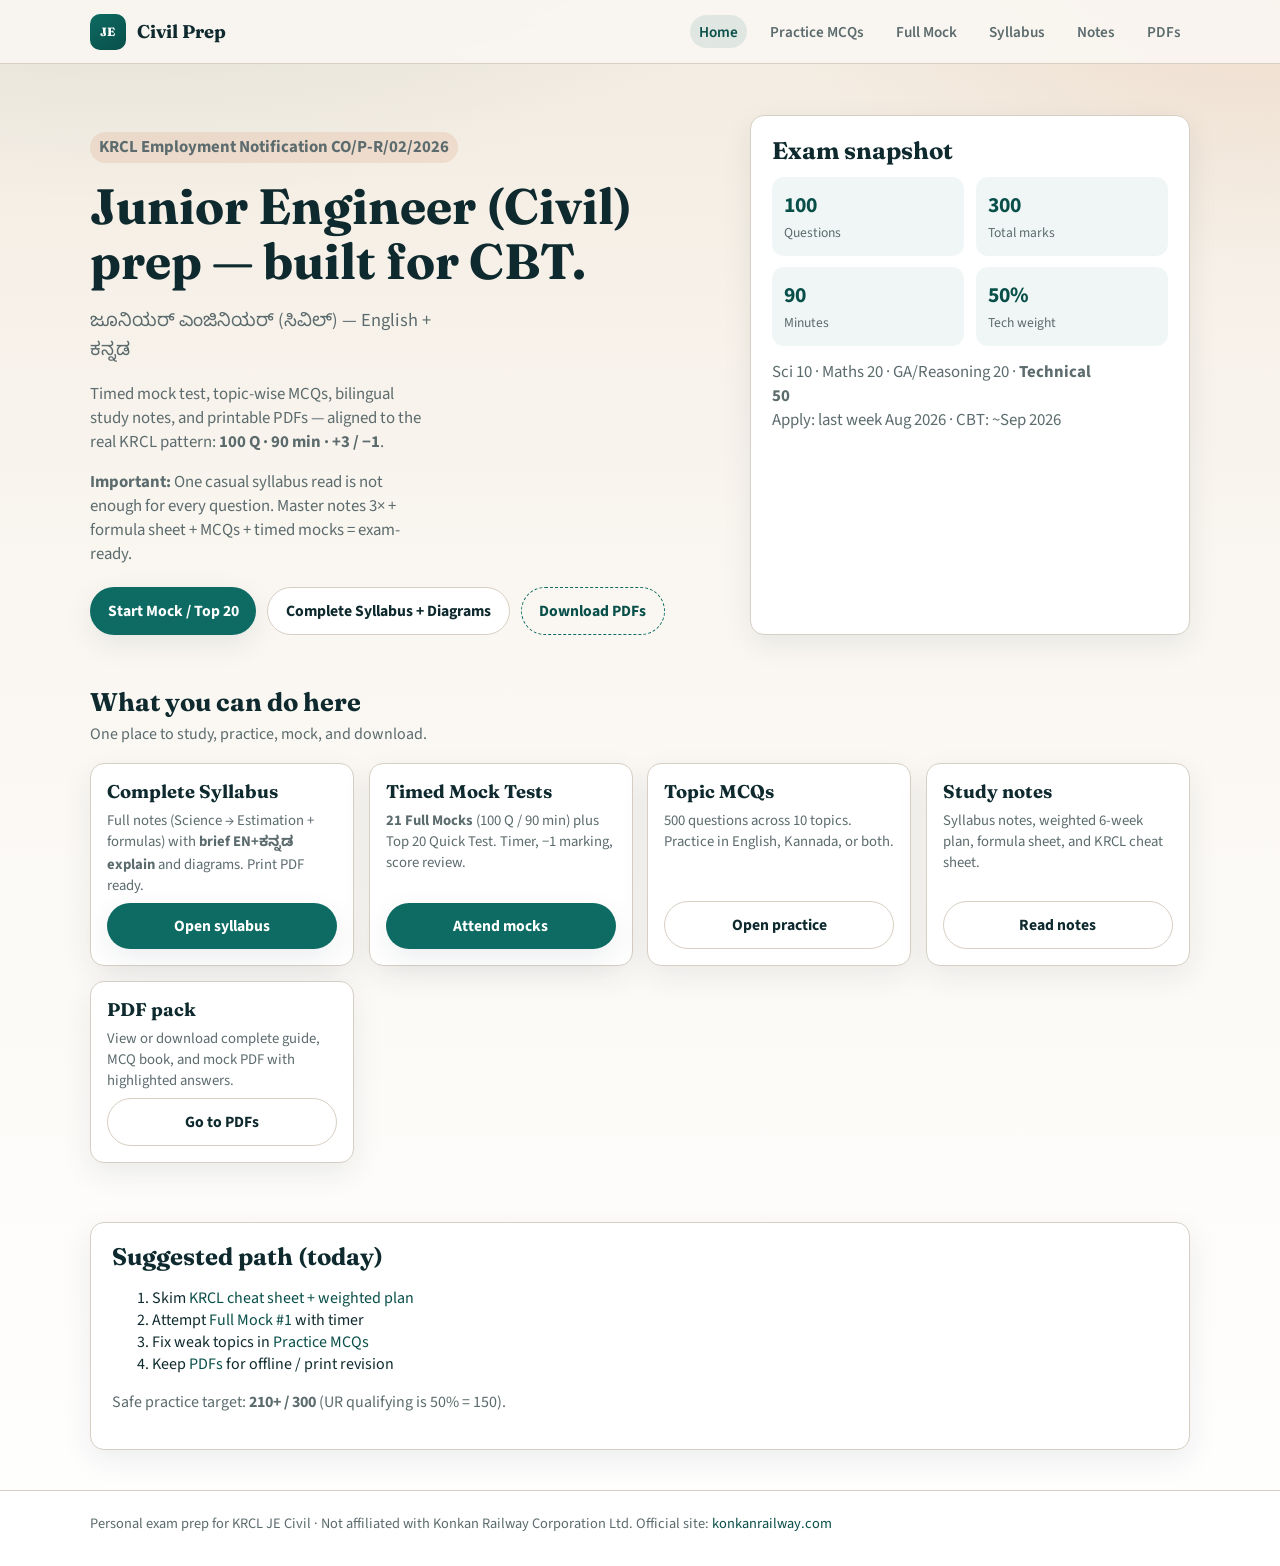
<file: docs/index.html>
<!DOCTYPE html>
<html lang="en">
<head>
  <meta charset="utf-8" />
  <meta name="viewport" content="width=device-width, initial-scale=1" />
  <title>JE Civil Prep — KRCL CO/P-R/02/2026</title>
  <meta name="description" content="Bilingual English-Kannada JE Civil exam prep for Konkan Railway. Notes, MCQs, timed mock test, and PDF downloads." />
  <link rel="preconnect" href="https://fonts.googleapis.com" />
  <link rel="preconnect" href="https://fonts.gstatic.com" crossorigin />
  <link href="https://fonts.googleapis.com/css2?family=Fraunces:opsz,wght@9..144,600;9..144,700&family=Source+Sans+3:wght@400;600;700&family=Noto+Sans+Kannada:wght@400;600;700&display=swap" rel="stylesheet" />
  <link rel="stylesheet" href="./assets/css/site.css" />
</head>
<body>
  <header class="site-header">
    <div class="wrap nav">
      <a class="brand" href="./index.html"><span class="brand-mark">JE</span> Civil Prep</a>
      <nav class="nav-links">
        <a href="./index.html" class="active">Home</a>
        <a href="./practice.html">Practice MCQs</a>
        <a href="./mock.html">Full Mock</a>
        <a href="./complete-syllabus.html">Syllabus</a>
<a href="./notes.html">Notes</a>
        <a href="./downloads.html">PDFs</a>
      </nav>
    </div>
  </header>

  <main class="wrap">
    <section class="hero">
      <div>
        <p class="tag">KRCL Employment Notification CO/P-R/02/2026</p>
        <h1>Junior Engineer (Civil) prep — built for CBT.</h1>
        <p class="kn">ಜೂನಿಯರ್ ಎಂಜಿನಿಯರ್ (ಸಿವಿಲ್) — English + ಕನ್ನಡ</p>
        <p>
          Timed mock test, topic-wise MCQs, bilingual study notes, and printable PDFs —
          aligned to the real KRCL pattern: <b>100 Q · 90 min · +3 / −1</b>.
        </p>
        <p class="muted" style="margin-top:.6rem">
          <b>Important:</b> One casual syllabus read is not enough for every question.
          Master notes 3× + formula sheet + MCQs + timed mocks = exam-ready.
        </p>
        <div class="cta-row">
          <a class="btn btn-primary" href="./mock.html">Start Mock / Top 20</a>
          <a class="btn btn-secondary" href="./complete-syllabus.html">Complete Syllabus + Diagrams</a>
          <a class="btn btn-ghost" href="./downloads.html">Download PDFs</a>
        </div>
      </div>
      <aside class="panel">
        <h2>Exam snapshot</h2>
        <div class="stat-grid">
          <div class="stat"><b>100</b><span>Questions</span></div>
          <div class="stat"><b>300</b><span>Total marks</span></div>
          <div class="stat"><b>90</b><span>Minutes</span></div>
          <div class="stat"><b>50%</b><span>Tech weight</span></div>
        </div>
        <p class="muted" style="margin-top:0.9rem">
          Sci 10 · Maths 20 · GA/Reasoning 20 · <b>Technical 50</b><br/>
          Apply: last week Aug 2026 · CBT: ~Sep 2026
        </p>
      </aside>
    </section>

    <section class="section">
      <h2 class="section-title">What you can do here</h2>
      <p class="section-sub">One place to study, practice, mock, and download.</p>
      <div class="cards">
        <article class="card">
          <h3>Complete Syllabus</h3>
          <p>Full notes (Science → Estimation + formulas) with <b>brief EN+ಕನ್ನಡ explain</b> and diagrams. Print PDF ready.</p>
          <a class="btn btn-primary" href="./complete-syllabus.html">Open syllabus</a>
        </article>
        <article class="card">
          <h3>Timed Mock Tests</h3>
          <p><b>21 Full Mocks</b> (100 Q / 90 min) plus Top 20 Quick Test. Timer, −1 marking, score review.</p>
          <a class="btn btn-primary" href="./mock.html">Attend mocks</a>
        </article>
        <article class="card">
          <h3>Topic MCQs</h3>
          <p>500 questions across 10 topics. Practice in English, Kannada, or both.</p>
          <a class="btn btn-secondary" href="./practice.html">Open practice</a>
        </article>
        <article class="card">
          <h3>Study notes</h3>
          <p>Syllabus notes, weighted 6-week plan, formula sheet, and KRCL cheat sheet.</p>
          <a class="btn btn-secondary" href="./notes.html">Read notes</a>
        </article>
        <article class="card">
          <h3>PDF pack</h3>
          <p>View or download complete guide, MCQ book, and mock PDF with highlighted answers.</p>
          <a class="btn btn-secondary" href="./downloads.html">Go to PDFs</a>
        </article>
      </div>
    </section>

    <section class="section">
      <div class="panel">
        <h2>Suggested path (today)</h2>
        <ol>
          <li>Skim <a href="./notes.html">KRCL cheat sheet + weighted plan</a></li>
          <li>Attempt <a href="./mock.html">Full Mock #1</a> with timer</li>
          <li>Fix weak topics in <a href="./practice.html">Practice MCQs</a></li>
          <li>Keep <a href="./downloads.html">PDFs</a> for offline / print revision</li>
        </ol>
        <p class="muted">Safe practice target: <b>210+ / 300</b> (UR qualifying is 50% = 150).</p>
      </div>
    </section>
  </main>

  <footer class="footer">
    <div class="wrap">
      Personal exam prep for KRCL JE Civil · Not affiliated with Konkan Railway Corporation Ltd.
      Official site: <a href="https://www.konkanrailway.com" target="_blank" rel="noopener">konkanrailway.com</a>
    </div>
  </footer>
  <script src="./assets/js/common.js"></script>
</body>
</html>
</file>
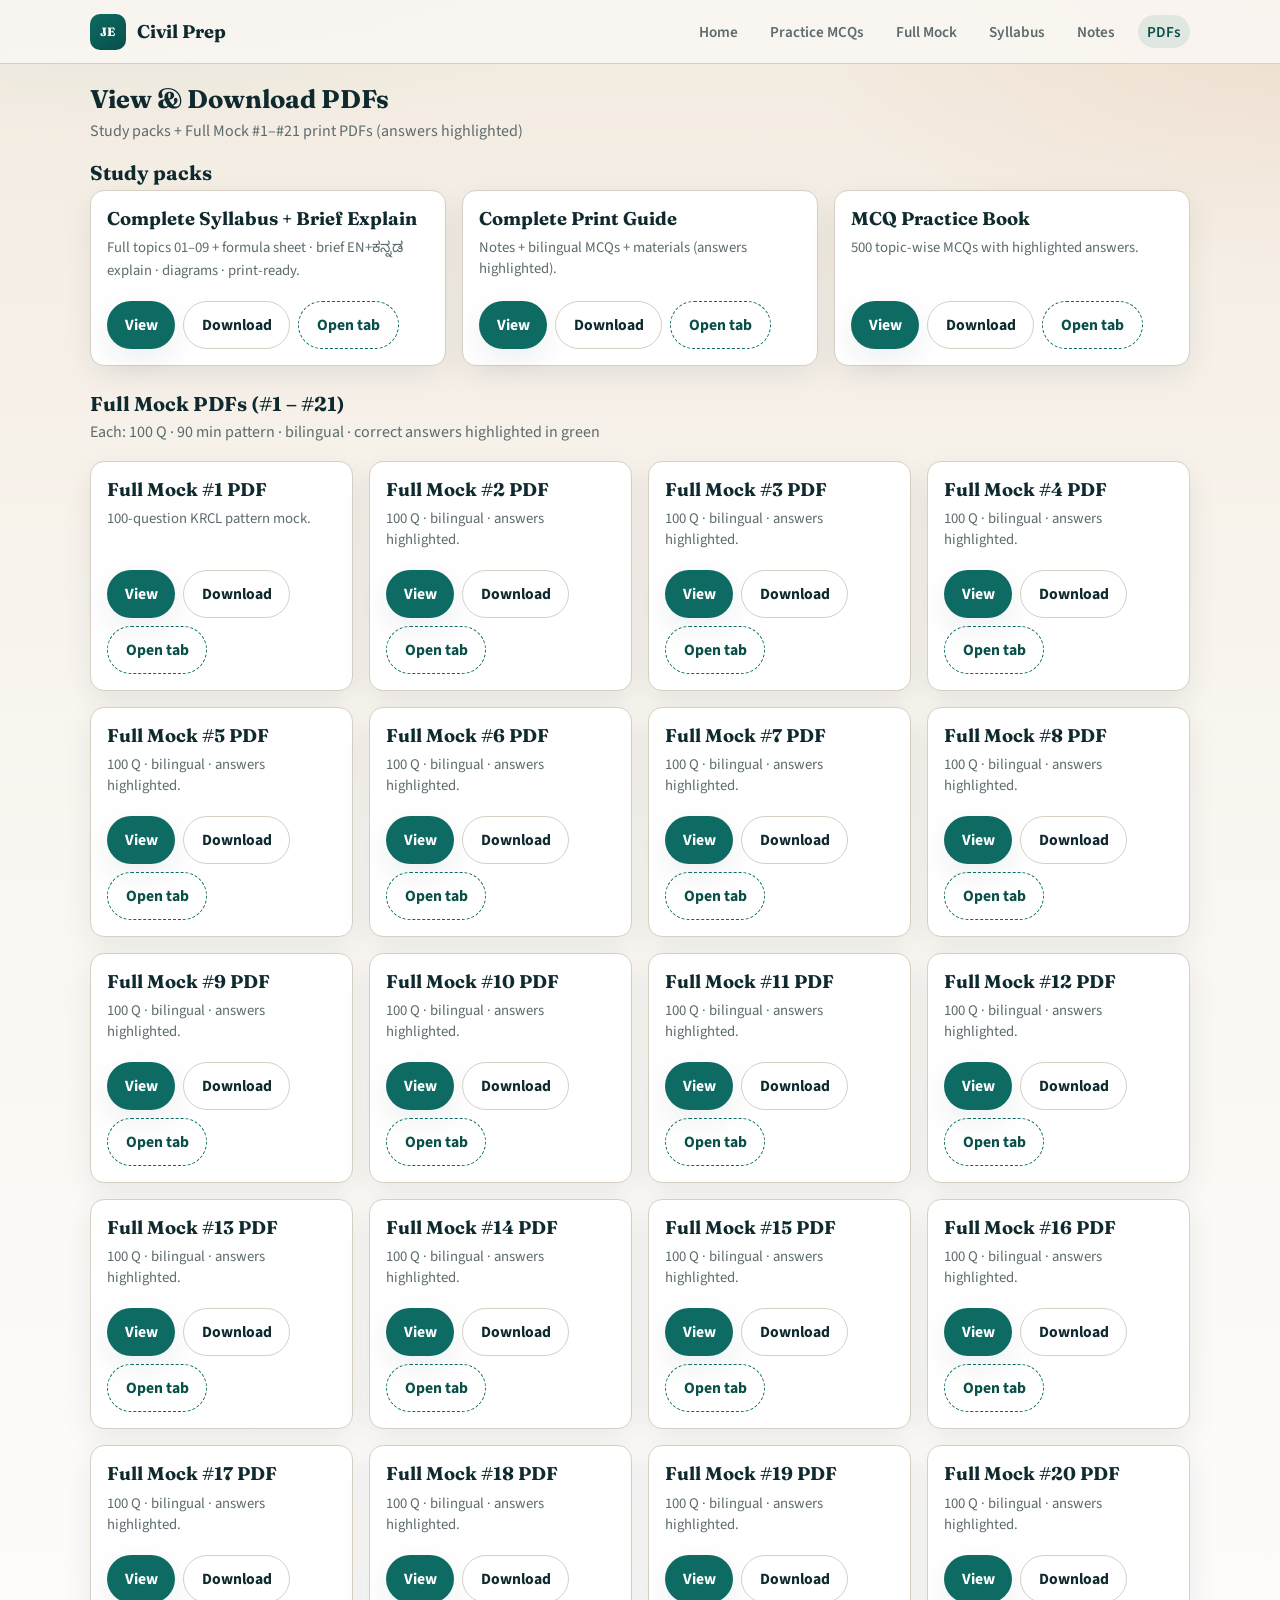
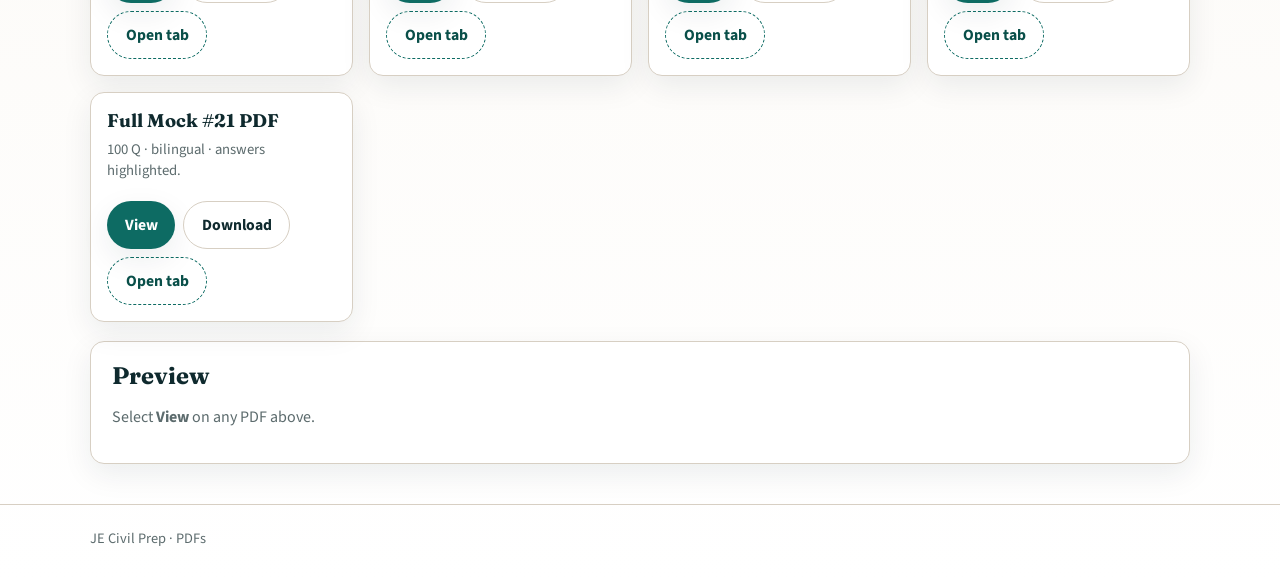
<file: docs/downloads.html>
<!DOCTYPE html>
<html lang="en">
<head>
  <meta charset="utf-8" />
  <meta name="viewport" content="width=device-width, initial-scale=1" />
  <title>PDFs — JE Civil Prep</title>
  <link rel="preconnect" href="https://fonts.googleapis.com" />
  <link rel="preconnect" href="https://fonts.gstatic.com" crossorigin />
  <link href="https://fonts.googleapis.com/css2?family=Fraunces:opsz,wght@9..144,600;9..144,700&family=Source+Sans+3:wght@400;600;700&family=Noto+Sans+Kannada:wght@400;600;700&display=swap" rel="stylesheet" />
  <link rel="stylesheet" href="./assets/css/site.css" />
</head>
<body>
  <header class="site-header">
    <div class="wrap nav">
      <a class="brand" href="./index.html"><span class="brand-mark">JE</span> Civil Prep</a>
      <nav class="nav-links">
        <a href="./index.html">Home</a>
        <a href="./practice.html">Practice MCQs</a>
        <a href="./mock.html">Full Mock</a>
        <a href="./complete-syllabus.html">Syllabus</a>
<a href="./notes.html">Notes</a>
        <a href="./downloads.html" class="active">PDFs</a>
      </nav>
    </div>
  </header>

  <main class="wrap section">
    <h1 class="section-title">View & Download PDFs</h1>
    <p class="section-sub">Study packs + Full Mock #1–#21 print PDFs (answers highlighted)</p>

    <h2 class="section-title" style="font-size:1.25rem">Study packs</h2>
    <div class="pdf-grid" id="pack-cards"></div>

    <h2 class="section-title" style="font-size:1.25rem; margin-top:1.6rem">Full Mock PDFs (#1 – #21)</h2>
    <p class="section-sub">Each: 100 Q · 90 min pattern · bilingual · correct answers highlighted in green</p>
    <div class="pdf-grid" id="mock-cards"></div>

    <div class="panel" style="margin-top:1.2rem">
      <h2>Preview</h2>
      <p class="muted" id="preview-label">Select <b>View</b> on any PDF above.</p>
      <iframe class="pdf-frame hidden" id="pdf-frame" title="PDF preview"></iframe>
    </div>
  </main>

  <footer class="footer"><div class="wrap">JE Civil Prep · PDFs</div></footer>
  <script src="./assets/js/common.js"></script>
  <script>
    const packs = [
      {
        file: "JE_Civil_Complete_Syllabus_Brief_Explain.pdf",
        title: "Complete Syllabus + Brief Explain",
        desc: "Full topics 01–09 + formula sheet · brief EN+ಕನ್ನಡ explain · diagrams · print-ready.",
      },
      {
        file: "JE_Civil_Complete_Print_Ready.pdf",
        title: "Complete Print Guide",
        desc: "Notes + bilingual MCQs + materials (answers highlighted).",
      },
      {
        file: "JE_Civil_MCQ_Only_Exam_Practice.pdf",
        title: "MCQ Practice Book",
        desc: "500 topic-wise MCQs with highlighted answers.",
      },
    ];

    const mocks = [
      {
        file: "JE_Civil_Full_Mock_1_Exam.pdf",
        title: "Full Mock #1 PDF",
        desc: "100-question KRCL pattern mock.",
      },
    ];
    for (let n = 2; n <= 21; n++) {
      const nn = String(n).padStart(2, "0");
      mocks.push({
        file: `JE_Civil_Full_Mock_${nn}_Exam.pdf`,
        title: `Full Mock #${n} PDF`,
        desc: "100 Q · bilingual · answers highlighted.",
      });
    }

    function renderCards(el, list) {
      el.innerHTML = list
        .map((p) => {
          const href = `./pdfs/${p.file}`;
          return `<article class="card pdf-card">
            <h3>${p.title}</h3>
            <p>${p.desc}</p>
            <div class="actions">
              <button class="btn btn-primary" type="button" data-view="${href}" data-title="${p.title}">View</button>
              <a class="btn btn-secondary" href="${href}" download>Download</a>
              <a class="btn btn-ghost" href="${href}" target="_blank" rel="noopener">Open tab</a>
            </div>
          </article>`;
        })
        .join("");
    }

    const packCards = document.getElementById("pack-cards");
    const mockCards = document.getElementById("mock-cards");
    const frame = document.getElementById("pdf-frame");
    const label = document.getElementById("preview-label");

    renderCards(packCards, packs);
    renderCards(mockCards, mocks);

    document.body.addEventListener("click", (e) => {
      const btn = e.target.closest("button[data-view]");
      if (!btn) return;
      frame.src = btn.dataset.view;
      frame.classList.remove("hidden");
      label.textContent = "Preview: " + btn.dataset.title;
      frame.scrollIntoView({ behavior: "smooth", block: "start" });
    });
  </script>
</body>
</html>
</file>
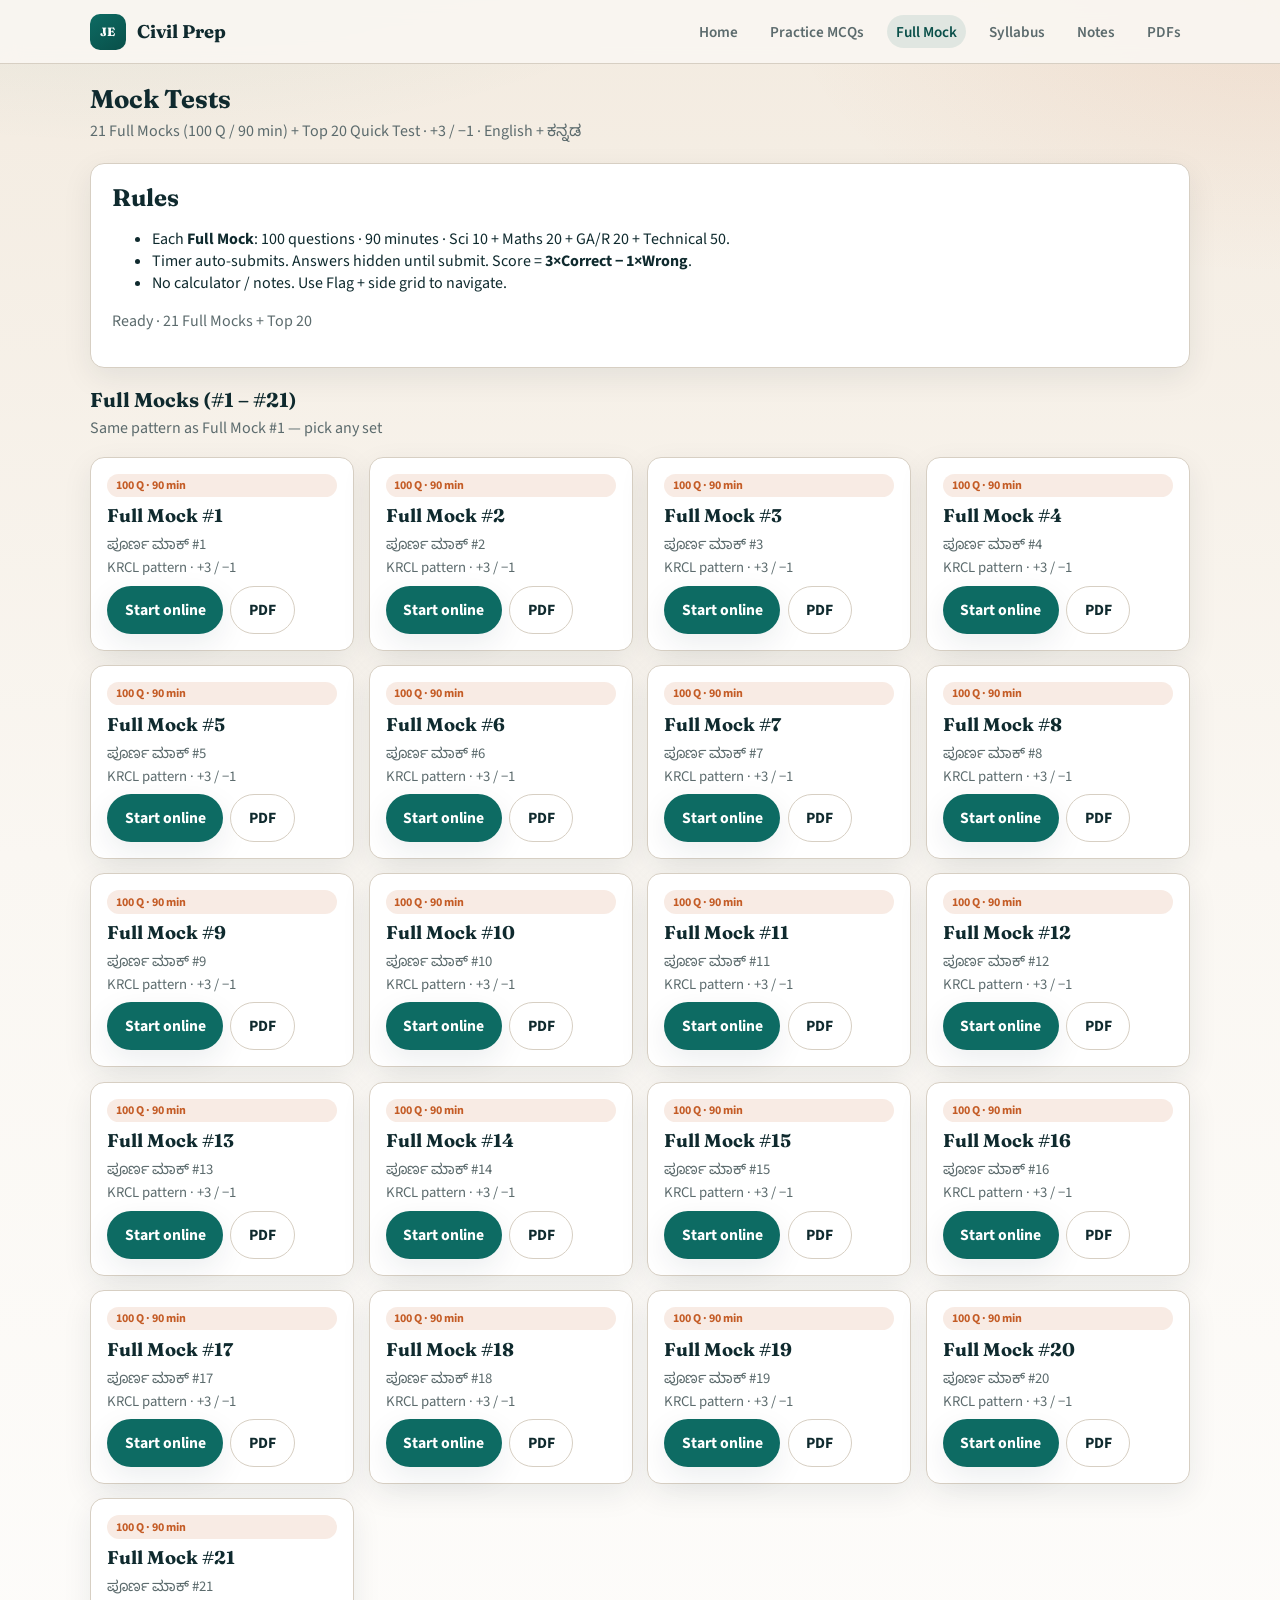
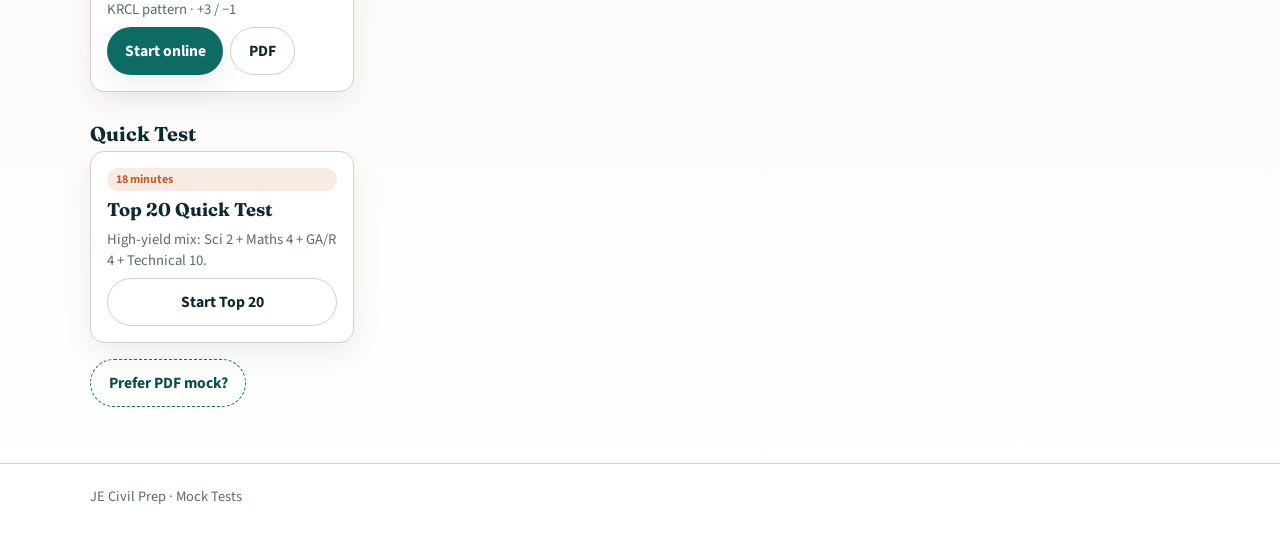
<file: docs/mock.html>
<!DOCTYPE html>
<html lang="en">
<head>
  <meta charset="utf-8" />
  <meta name="viewport" content="width=device-width, initial-scale=1" />
  <title>Mock Tests — JE Civil Prep</title>
  <link rel="preconnect" href="https://fonts.googleapis.com" />
  <link rel="preconnect" href="https://fonts.gstatic.com" crossorigin />
  <link href="https://fonts.googleapis.com/css2?family=Fraunces:opsz,wght@9..144,600;9..144,700&family=Source+Sans+3:wght@400;600;700&family=Noto+Sans+Kannada:wght@400;600;700&display=swap" rel="stylesheet" />
  <link rel="stylesheet" href="./assets/css/site.css" />
</head>
<body>
  <header class="site-header">
    <div class="wrap nav">
      <a class="brand" href="./index.html"><span class="brand-mark">JE</span> Civil Prep</a>
      <nav class="nav-links">
        <a href="./index.html">Home</a>
        <a href="./practice.html">Practice MCQs</a>
        <a href="./mock.html" class="active">Full Mock</a>
        <a href="./complete-syllabus.html">Syllabus</a>
<a href="./notes.html">Notes</a>
        <a href="./downloads.html">PDFs</a>
      </nav>
    </div>
  </header>

  <main class="wrap section">
    <h1 class="section-title">Mock Tests</h1>
    <p class="section-sub">21 Full Mocks (100 Q / 90 min) + Top 20 Quick Test · +3 / −1 · English + ಕನ್ನಡ</p>

    <div id="intro">
      <div class="panel" style="margin-bottom:1.2rem">
        <h2>Rules</h2>
        <ul>
          <li>Each <b>Full Mock</b>: 100 questions · 90 minutes · Sci 10 + Maths 20 + GA/R 20 + Technical 50.</li>
          <li>Timer auto-submits. Answers hidden until submit. Score = <b>3×Correct − 1×Wrong</b>.</li>
          <li>No calculator / notes. Use Flag + side grid to navigate.</li>
        </ul>
        <p class="muted" id="load-status">Loading mock list…</p>
      </div>

      <h2 class="section-title" style="font-size:1.25rem">Full Mocks (#1 – #21)</h2>
      <p class="section-sub">Same pattern as Full Mock #1 — pick any set</p>
      <div class="cards" id="full-mock-cards"></div>

      <h2 class="section-title" style="font-size:1.25rem; margin-top:1.8rem">Quick Test</h2>
      <div class="cards" id="quick-cards" style="margin-bottom:1rem">
        <article class="card">
          <span class="tag">18 minutes</span>
          <h3>Top 20 Quick Test</h3>
          <p>High-yield mix: Sci 2 + Maths 4 + GA/R 4 + Technical 10.</p>
          <button class="btn btn-secondary" id="start-top20" type="button" disabled>Start Top 20</button>
        </article>
      </div>

      <p><a class="btn btn-ghost" href="./downloads.html">Prefer PDF mock?</a></p>
    </div>

    <div id="quiz-root" class="hidden"></div>
  </main>

  <footer class="footer"><div class="wrap">JE Civil Prep · Mock Tests</div></footer>
  <script src="./assets/js/common.js"></script>
  <script src="./assets/js/quiz.js"></script>
  <script>
    let top20Data = null;
    const status = document.getElementById("load-status");
    const intro = document.getElementById("intro");
    const root = document.getElementById("quiz-root");
    const cards = document.getElementById("full-mock-cards");
    const btnTop20 = document.getElementById("start-top20");

    function startTest(data, label) {
      if (!data) return alert("Could not load this test.");
      const mins = Math.round((data.duration_sec || 0) / 60);
      if (!confirm(`Start ${label}?\n${data.questions.length} questions · ${mins} minutes\nTimer cannot be paused.`)) return;
      intro.classList.add("hidden");
      root.classList.remove("hidden");
      createQuiz({
        root,
        questions: data.questions,
        mode: "mock",
        durationSec: data.duration_sec,
        marksPerQ: data.marks_per_q || 3,
        negative: data.negative || 1,
        title: data.title_en,
      });
      window.scrollTo({ top: 0, behavior: "smooth" });
    }

    async function loadAndStart(file, title) {
      try {
        status.textContent = `Loading ${title}…`;
        const data = await JE.fetchJSON("data/" + file.replace(/^data\//, ""));
        startTest(data, title);
      } catch (err) {
        alert("Failed to load: " + title);
        console.error(err);
      }
    }

    Promise.all([
      JE.fetchJSON("data/mocks-index.json"),
      JE.fetchJSON("data/top20.json"),
    ])
      .then(([index, top20]) => {
        top20Data = top20;
        btnTop20.disabled = false;
        status.textContent = `Ready · ${index.mocks.length} Full Mocks + Top 20`;

        cards.innerHTML = index.mocks
          .map((m) => {
            const file = m.file; // mock1.json or mocks/mock-02.json
            const num = m.id;
            const pdf =
              num === 1
                ? "pdfs/JE_Civil_Full_Mock_1_Exam.pdf"
                : `pdfs/JE_Civil_Full_Mock_${String(num).padStart(2, "0")}_Exam.pdf`;
            return `<article class="card">
              <span class="tag">100 Q · 90 min</span>
              <h3>${m.title_en}</h3>
              <p>${m.title_kn}<br/><span class="muted">KRCL pattern · +3 / −1</span></p>
              <div style="display:flex; flex-wrap:wrap; gap:0.45rem">
                <button class="btn btn-primary" type="button" data-file="${file}" data-title="${m.title_en}">Start online</button>
                <a class="btn btn-secondary" href="./${pdf}" download>PDF</a>
              </div>
            </article>`;
          })
          .join("");
      })
      .catch((err) => {
        status.textContent = "Could not load mock list. Check GitHub Pages upload of docs/data/.";
        console.error(err);
      });

    cards.addEventListener("click", (e) => {
      const btn = e.target.closest("button[data-file]");
      if (!btn) return;
      loadAndStart(btn.dataset.file, btn.dataset.title);
    });

    btnTop20.addEventListener("click", () => startTest(top20Data, "Top 20 Quick Test"));
  </script>
</body>
</html>
</file>
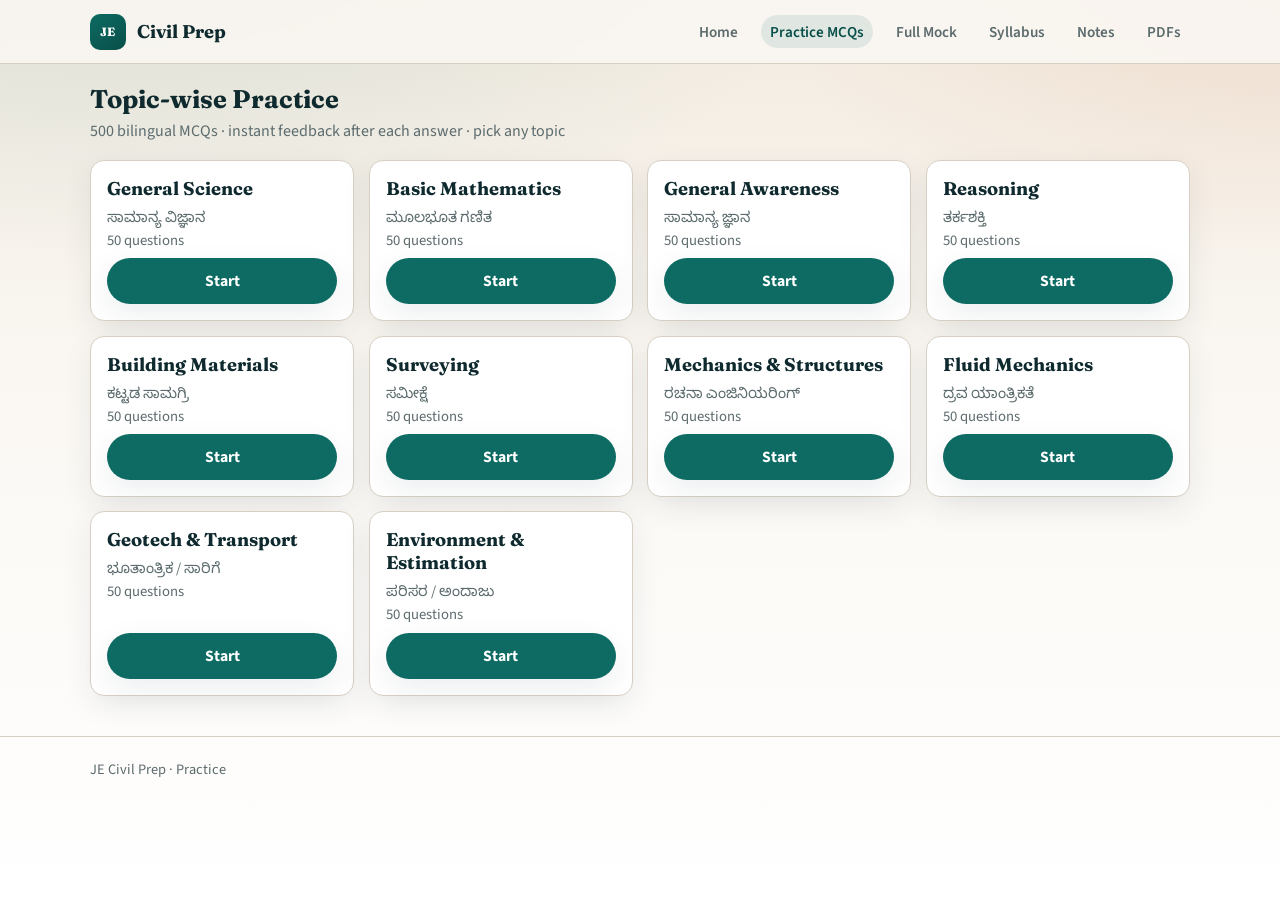
<file: docs/practice.html>
<!DOCTYPE html>
<html lang="en">
<head>
  <meta charset="utf-8" />
  <meta name="viewport" content="width=device-width, initial-scale=1" />
  <title>Practice MCQs — JE Civil Prep</title>
  <link rel="preconnect" href="https://fonts.googleapis.com" />
  <link rel="preconnect" href="https://fonts.gstatic.com" crossorigin />
  <link href="https://fonts.googleapis.com/css2?family=Fraunces:opsz,wght@9..144,600;9..144,700&family=Source+Sans+3:wght@400;600;700&family=Noto+Sans+Kannada:wght@400;600;700&display=swap" rel="stylesheet" />
  <link rel="stylesheet" href="./assets/css/site.css" />
</head>
<body>
  <header class="site-header">
    <div class="wrap nav">
      <a class="brand" href="./index.html"><span class="brand-mark">JE</span> Civil Prep</a>
      <nav class="nav-links">
        <a href="./index.html">Home</a>
        <a href="./practice.html" class="active">Practice MCQs</a>
        <a href="./mock.html">Full Mock</a>
        <a href="./complete-syllabus.html">Syllabus</a>
<a href="./notes.html">Notes</a>
        <a href="./downloads.html">PDFs</a>
      </nav>
    </div>
  </header>

  <main class="wrap section">
    <h1 class="section-title">Topic-wise Practice</h1>
    <p class="section-sub">500 bilingual MCQs · instant feedback after each answer · pick any topic</p>

    <div id="topic-cards" class="cards"></div>
    <div id="quiz-root" class="hidden" style="margin-top:1.2rem"></div>
  </main>

  <footer class="footer"><div class="wrap">JE Civil Prep · Practice</div></footer>
  <script src="./assets/js/common.js"></script>
  <script src="./assets/js/quiz.js"></script>
  <script>
    const cards = document.getElementById("topic-cards");
    const root = document.getElementById("quiz-root");

    JE.fetchJSON("data/topics.json")
      .then((data) => {
        cards.innerHTML = data.topics
          .map(
            (t) => `<article class="card">
              <h3>${t.title_en}</h3>
              <p>${t.title_kn}<br/><span class="muted">${t.count} questions</span></p>
              <button class="btn btn-primary" type="button" data-file="${t.file}" data-title="${t.title_en}">Start</button>
            </article>`
          )
          .join("");
      })
      .catch((err) => {
        cards.innerHTML = `<div class="alert">Failed to load topics. Serve over HTTP (GitHub Pages / local server).</div>`;
        console.error(err);
      });

    cards.addEventListener("click", async (e) => {
      const btn = e.target.closest("button[data-file]");
      if (!btn) return;
      try {
        // topics.json stores paths like "topics/science.json"
        const data = await JE.fetchJSON("data/" + btn.dataset.file);
        root.classList.remove("hidden");
        createQuiz({
          root,
          questions: data.questions,
          mode: "practice",
          marksPerQ: 3,
          negative: 1,
          title: data.title_en,
        });
        root.scrollIntoView({ behavior: "smooth" });
      } catch (err) {
        alert("Could not load topic: " + err.message);
        console.error(err);
      }
    });
  </script>
</body>
</html>
</file>
<file: docs/assets/css/site.css>
:root {
  --ink: #0f2a2e;
  --teal: #0d6b63;
  --teal-dark: #094f49;
  --sand: #f3ebe0;
  --paper: #faf7f2;
  --card: #ffffff;
  --line: #d7cfc3;
  --muted: #5c6b6d;
  --accent: #c45c26;
  --good: #1b7a3d;
  --bad: #a61e1e;
  --warn: #9a6b00;
  --shadow: 0 10px 30px rgba(15, 42, 46, 0.08);
  --radius: 14px;
  --font-display: "Fraunces", Georgia, serif;
  --font-body: "Source Sans 3", "Noto Sans Kannada", system-ui, sans-serif;
}

* { box-sizing: border-box; }
html { scroll-behavior: smooth; }
body {
  margin: 0;
  font-family: var(--font-body);
  color: var(--ink);
  background:
    radial-gradient(1200px 600px at 10% -10%, rgba(13, 107, 99, 0.12), transparent 60%),
    radial-gradient(900px 500px at 100% 0%, rgba(196, 92, 38, 0.10), transparent 55%),
    linear-gradient(180deg, var(--sand), var(--paper) 40%, #fff);
  min-height: 100vh;
}

a { color: var(--teal-dark); text-decoration: none; }
a:hover { text-decoration: underline; }

.wrap { width: min(1100px, calc(100% - 2rem)); margin: 0 auto; }

.site-header {
  position: sticky; top: 0; z-index: 40;
  backdrop-filter: blur(10px);
  background: rgba(250, 247, 242, 0.9);
  border-bottom: 1px solid var(--line);
}
.nav {
  display: flex; align-items: center; justify-content: space-between;
  gap: 1rem; padding: 0.85rem 0;
}
.brand {
  display: flex; align-items: center; gap: 0.7rem;
  font-family: var(--font-display);
  font-weight: 700; font-size: 1.15rem; color: var(--ink);
  text-decoration: none;
}
.brand-mark {
  width: 36px; height: 36px; border-radius: 10px;
  background: linear-gradient(145deg, var(--teal), var(--teal-dark));
  color: #fff; display: grid; place-items: center;
  font-size: 0.75rem; font-weight: 800; letter-spacing: 0.02em;
}
.nav-links { display: flex; flex-wrap: wrap; gap: 0.35rem 0.9rem; align-items: center; }
.nav-links a {
  color: var(--muted); font-weight: 600; font-size: 0.95rem; text-decoration: none;
  padding: 0.35rem 0.55rem; border-radius: 999px;
}
.nav-links a:hover, .nav-links a.active {
  color: var(--teal-dark); background: rgba(13, 107, 99, 0.1);
}

.hero {
  padding: 3.2rem 0 2rem;
  display: grid; grid-template-columns: 1.3fr 0.9fr; gap: 1.5rem; align-items: stretch;
}
.hero h1 {
  font-family: var(--font-display);
  font-size: clamp(2rem, 4vw, 3.1rem);
  line-height: 1.1; margin: 0 0 0.6rem;
}
.hero .kn { color: var(--muted); font-size: 1.15rem; margin-bottom: 1rem; }
.hero p { color: var(--muted); font-size: 1.05rem; max-width: 42ch; }
.cta-row { display: flex; flex-wrap: wrap; gap: 0.7rem; margin-top: 1.3rem; }

.btn {
  appearance: none; border: 0; cursor: pointer;
  display: inline-flex; align-items: center; justify-content: center; gap: 0.4rem;
  padding: 0.75rem 1.1rem; border-radius: 999px; font-weight: 700;
  font-family: inherit; font-size: 0.98rem; text-decoration: none;
  transition: transform 0.15s ease, box-shadow 0.15s ease;
}
.btn:hover { transform: translateY(-1px); text-decoration: none; }
.btn-primary { background: var(--teal); color: #fff; box-shadow: var(--shadow); }
.btn-primary:hover { background: var(--teal-dark); color: #fff; }
.btn-secondary {
  background: #fff; color: var(--ink); border: 1px solid var(--line);
}
.btn-ghost { background: transparent; color: var(--teal-dark); border: 1px dashed var(--teal); }
.btn-danger { background: var(--bad); color: #fff; }
.btn:disabled { opacity: 0.5; cursor: not-allowed; transform: none; }

.panel {
  background: var(--card); border: 1px solid var(--line);
  border-radius: var(--radius); box-shadow: var(--shadow); padding: 1.2rem 1.3rem;
}
.panel h2, .panel h3 { font-family: var(--font-display); margin: 0 0 0.5rem; }
.stat-grid {
  display: grid; grid-template-columns: repeat(2, 1fr); gap: 0.7rem; margin-top: 0.8rem;
}
.stat {
  background: rgba(13, 107, 99, 0.06); border-radius: 12px; padding: 0.8rem;
}
.stat b { display: block; font-size: 1.35rem; color: var(--teal-dark); }
.stat span { color: var(--muted); font-size: 0.85rem; }

.section { padding: 1.2rem 0 2.5rem; }
.section-title {
  font-family: var(--font-display); font-size: 1.6rem; margin: 0 0 0.3rem;
}
.section-sub { color: var(--muted); margin: 0 0 1.1rem; }

.cards {
  display: grid; grid-template-columns: repeat(auto-fill, minmax(230px, 1fr)); gap: 0.9rem;
}
.card {
  background: var(--card); border: 1px solid var(--line); border-radius: var(--radius);
  padding: 1rem; box-shadow: var(--shadow); display: flex; flex-direction: column; gap: 0.45rem;
}
.card h3 { margin: 0; font-family: var(--font-display); font-size: 1.15rem; }
.card p { margin: 0; color: var(--muted); font-size: 0.92rem; flex: 1; }
.tag {
  display: inline-block; font-size: 0.75rem; font-weight: 700;
  padding: 0.2rem 0.55rem; border-radius: 999px;
  background: rgba(196, 92, 38, 0.12); color: var(--accent);
}

.footer {
  border-top: 1px solid var(--line); padding: 1.4rem 0 2rem;
  color: var(--muted); font-size: 0.9rem;
}

/* Quiz / Mock UI */
.quiz-shell { display: grid; grid-template-columns: 240px 1fr; gap: 1rem; align-items: start; }
.quiz-side .panel { position: sticky; top: 76px; }
.timer {
  font-family: var(--font-display); font-size: 2rem; color: var(--teal-dark);
  letter-spacing: 0.04em;
}
.timer.warn { color: var(--warn); }
.timer.danger { color: var(--bad); }

.progress-bar {
  height: 8px; background: #e8e1d6; border-radius: 999px; overflow: hidden; margin: 0.6rem 0 1rem;
}
.progress-bar > span {
  display: block; height: 100%; background: linear-gradient(90deg, var(--teal), #1aa392);
  width: 0%; transition: width 0.2s ease;
}

.q-meta { display: flex; flex-wrap: wrap; gap: 0.5rem; align-items: center; margin-bottom: 0.7rem; }
.pill {
  font-size: 0.8rem; font-weight: 700; padding: 0.25rem 0.6rem; border-radius: 999px;
  background: rgba(13, 107, 99, 0.1); color: var(--teal-dark);
}
.q-text { font-size: 1.12rem; line-height: 1.45; margin: 0.2rem 0 0.35rem; }
.q-kn { color: var(--muted); margin-bottom: 1rem; }

.options { display: grid; gap: 0.55rem; }
.option {
  text-align: left; width: 100%;
  border: 1.5px solid var(--line); background: #fff; border-radius: 12px;
  padding: 0.85rem 0.95rem; cursor: pointer; font: inherit; color: inherit;
  transition: border-color 0.15s ease, background 0.15s ease;
}
.option:hover { border-color: var(--teal); }
.option.selected { border-color: var(--teal); background: rgba(13, 107, 99, 0.08); }
.option.correct {
  border-color: var(--good); background: #e8f7ec; font-weight: 700;
}
.option.wrong { border-color: var(--bad); background: #fdecea; }
.option .letter {
  display: inline-grid; place-items: center; width: 1.5rem; height: 1.5rem;
  border-radius: 50%; border: 1px solid currentColor; margin-right: 0.45rem;
  font-size: 0.85rem; font-weight: 800;
}

.quiz-actions {
  display: flex; flex-wrap: wrap; gap: 0.6rem; justify-content: space-between;
  margin-top: 1.1rem;
}
.nav-q {
  display: grid; grid-template-columns: repeat(5, 1fr); gap: 0.35rem; margin-top: 0.7rem;
}
.nav-q button {
  border: 1px solid var(--line); background: #fff; border-radius: 8px;
  padding: 0.35rem 0; cursor: pointer; font-weight: 700; font-size: 0.8rem;
}
.nav-q button.done { background: rgba(13, 107, 99, 0.15); border-color: var(--teal); }
.nav-q button.current { outline: 2px solid var(--accent); }
.nav-q button.flag { background: #fff3cd; }

.lang-toggle {
  display: inline-flex; border: 1px solid var(--line); border-radius: 999px; overflow: hidden;
}
.lang-toggle button {
  border: 0; background: transparent; padding: 0.35rem 0.7rem; cursor: pointer;
  font-weight: 700; color: var(--muted);
}
.lang-toggle button.on { background: var(--teal); color: #fff; }

.results-grid {
  display: grid; grid-template-columns: repeat(auto-fit, minmax(140px, 1fr)); gap: 0.7rem;
  margin: 1rem 0;
}
.result-card {
  background: rgba(13, 107, 99, 0.07); border-radius: 12px; padding: 0.9rem; text-align: center;
}
.result-card b { display: block; font-size: 1.5rem; font-family: var(--font-display); }

.notes-layout { display: grid; grid-template-columns: 260px 1fr; gap: 1rem; }
.notes-list { max-height: 70vh; overflow: auto; }
.notes-list button {
  display: block; width: 100%; text-align: left; border: 0; background: transparent;
  padding: 0.55rem 0.4rem; border-bottom: 1px solid var(--line); cursor: pointer;
  font: inherit; color: var(--ink);
}
.notes-list button:hover, .notes-list button.active {
  background: rgba(13, 107, 99, 0.08); color: var(--teal-dark); font-weight: 700;
}
.markdown-body {
  line-height: 1.55; max-height: 75vh; overflow: auto; padding-right: 0.4rem;
}
.markdown-body h1, .markdown-body h2, .markdown-body h3 {
  font-family: var(--font-display); line-height: 1.25;
}
.markdown-body table { width: 100%; border-collapse: collapse; font-size: 0.92rem; }
.markdown-body th, .markdown-body td {
  border: 1px solid var(--line); padding: 0.35rem 0.45rem; vertical-align: top;
}
.markdown-body th { background: rgba(13, 107, 99, 0.08); }
.markdown-body code {
  background: #efe8dc; padding: 0.1rem 0.3rem; border-radius: 4px; font-size: 0.9em;
}

.pdf-grid { display: grid; grid-template-columns: repeat(auto-fit, minmax(260px, 1fr)); gap: 1rem; }
.pdf-card .actions { display: flex; flex-wrap: wrap; gap: 0.5rem; margin-top: 0.8rem; }
.pdf-frame {
  width: 100%; height: 75vh; border: 1px solid var(--line); border-radius: 12px; background: #fff;
}

.muted { color: var(--muted); }
.hidden { display: none !important; }
.alert {
  padding: 0.75rem 0.9rem; border-radius: 10px; margin: 0.6rem 0;
  background: #fff3cd; border: 1px solid #e6d089; color: #5c4a00;
}

@media (max-width: 860px) {
  .hero, .quiz-shell, .notes-layout { grid-template-columns: 1fr; }
  .quiz-side .panel { position: static; }
  .nav { flex-direction: column; align-items: flex-start; }
}
</file>
